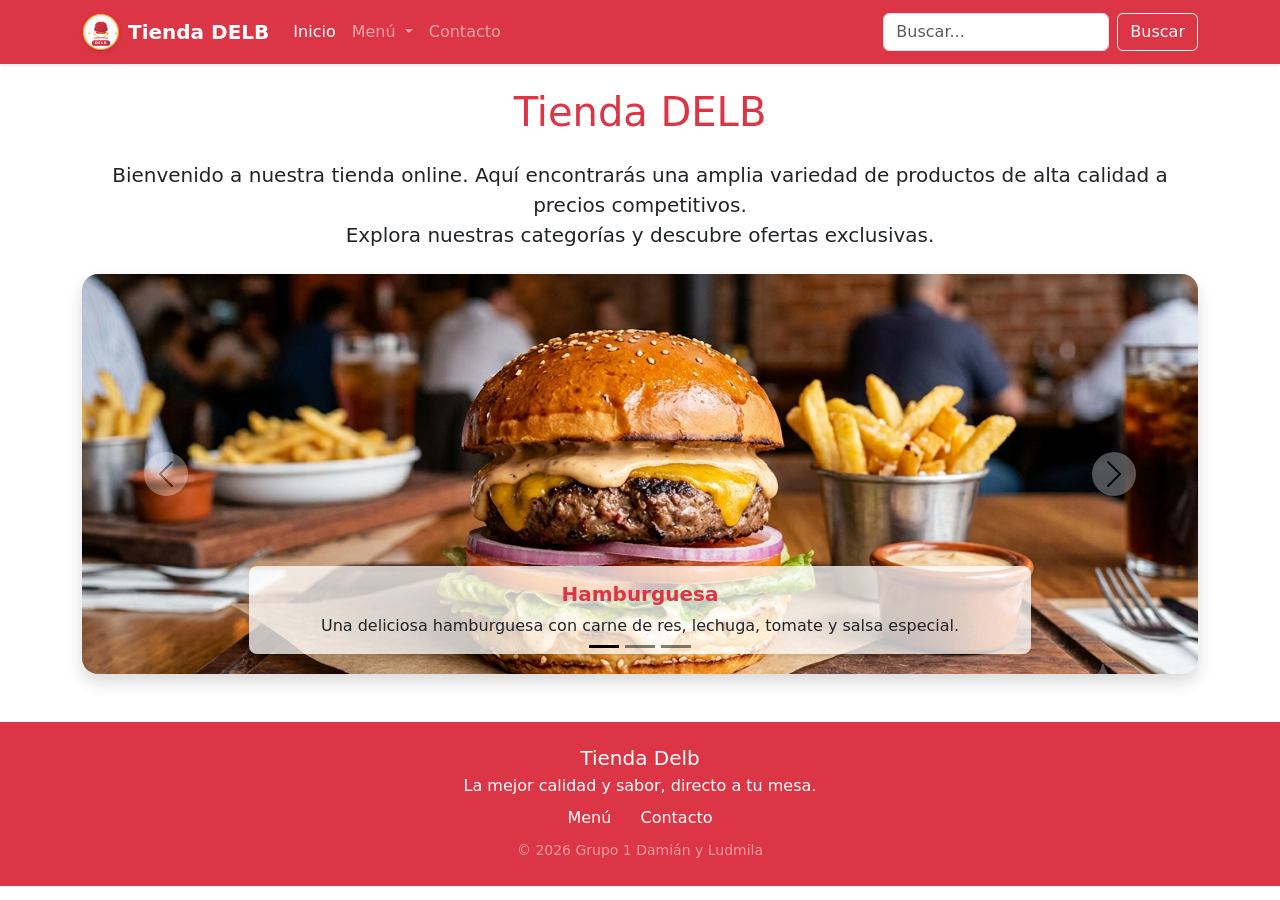
<file: index.html>
<!DOCTYPE html>
<html lang="en">

<head>
    <meta charset="UTF-8">
    <meta name="viewport" content="width=device-width, initial-scale=1.0">
    <title>Tienda DELB</title>
    <link href="https://cdn.jsdelivr.net/npm/bootstrap@5.3.8/dist/css/bootstrap.min.css" rel="stylesheet"
        integrity="sha384-sRIl4kxILFvY47J16cr9ZwB07vP4J8+LH7qKQnuqkuIAvNWLzeN8tE5YBujZqJLB" crossorigin="anonymous">
    <link rel="stylesheet" href="styles.css">
</head>

<body>
    <!-- Barra de navegación -->
    <nav class="navbar navbar-expand-lg navbar-dark bg-danger shadow-sm">
        <div class="container">
            <a class="navbar-brand d-flex align-items-center gap-2" href="#">
                <!-- Logotipo de la empresa -->
                <img src="images/logo.svg" alt="Logo Tienda DELB" width="38" height="38"
                    class="rounded-circle shadow-sm">
                <span class="fw-bold">Tienda DELB</span>
            </a>
            <button class="navbar-toggler" type="button" data-bs-toggle="collapse"
                data-bs-target="#navbarSupportedContent" aria-controls="navbarSupportedContent" aria-expanded="false"
                aria-label="Toggle navigation">
                <span class="navbar-toggler-icon"></span>
            </button>
            <div class="collapse navbar-collapse" id="navbarSupportedContent">
                <ul class="navbar-nav me-auto mb-2 mb-lg-0">
                    <li class="nav-item">
                        <a class="nav-link active" aria-current="page" href="#">Inicio</a>
                    </li>
                    <li class="nav-item dropdown">
                        <a class="nav-link dropdown-toggle" href="categorias.html" role="button"
                            data-bs-toggle="dropdown" aria-expanded="false">
                            Menú
                        </a>
                        <ul class="dropdown-menu">
                            <li><a class="dropdown-item " href="categorias.html#pizzas">Pizzas</a></li>
                            <li><a class="dropdown-item" href="categorias.html#hamburguesas">Hamburguesas</a></li>
                            <li><a class="dropdown-item" href="categorias.html#pastas">Pastas</a></li>
                            <li>
                                <hr class="dropdown-divider">
                            </li>
                            <li><a class="dropdown-item fw-bold dropdown-item-highlight" href="categorias.html">Ver
                                    todas las
                                    categorías</a></li>
                        </ul>
                    </li>
                    <li class="nav-item">
                        <a class="nav-link" href="contacto.html">Contacto</a>
                    </li>
                </ul>
                <form class="d-flex" role="search">
                    <input class="form-control me-2" type="search" placeholder="Buscar..." aria-label="Buscar">
                    <button class="btn btn-outline-light" type="submit">Buscar</button>
                </form>
            </div>
        </div>
    </nav>

    <div class="container mt-4">
        <h1 class="card-title mb-4 text-center text-danger">Tienda DELB</h1>
        <p class="lead text-center">Bienvenido a nuestra tienda online.
            Aquí encontrarás una amplia variedad
            de productos de alta calidad a precios competitivos.
            <br> Explora nuestras categorías y descubre ofertas exclusivas.
        </p>

        <!-- Carrusel de Productos -->
        <div id="carouselExampleDark" class="carousel carousel-dark slide my-4 shadow rounded-4 overflow-hidden"
            data-bs-ride="carousel">
            <div class="carousel-indicators">
                <button type="button" data-bs-target="#carouselExampleDark" data-bs-slide-to="0" class="active"
                    aria-current="true" aria-label="Slide 1"></button>
                <button type="button" data-bs-target="#carouselExampleDark" data-bs-slide-to="1"
                    aria-label="Slide 2"></button>
                <button type="button" data-bs-target="#carouselExampleDark" data-bs-slide-to="2"
                    aria-label="Slide 3"></button>
            </div>
            <div class="carousel-inner">
                <div class="carousel-item active" data-bs-interval="5000">
                    <img src="images/hamburguesa.png" class="d-block w-100" alt="Hamburguesa">
                    <div class="carousel-caption d-none d-md-block bg-white bg-opacity-75 rounded-3 p-3 shadow-sm">
                        <h5 class="fw-bold text-danger">Hamburguesa</h5>
                        <p class="mb-0 text-dark">Una deliciosa hamburguesa con carne de res, lechuga, tomate y salsa
                            especial.</p>
                    </div>
                </div>
                <div class="carousel-item" data-bs-interval="5000">
                    <img src="images/pizza.jpg" class="d-block w-100" alt="Pizza">
                    <div class="carousel-caption d-none d-md-block bg-white bg-opacity-75 rounded-3 p-3 shadow-sm">
                        <h5 class="fw-bold text-danger">Pizza</h5>
                        <p class="mb-0 text-dark">Una deliciosa pizza con ingredientes frescos y salsa especial.</p>
                    </div>
                </div>
                <div class="carousel-item" data-bs-interval="5000">
                    <img src="images/pasta.jpg" class="d-block w-100" alt="Pasta">
                    <div class="carousel-caption d-none d-md-block bg-white bg-opacity-75 rounded-3 p-3 shadow-sm">
                        <h5 class="fw-bold text-danger">Pasta</h5>
                        <p class="mb-0 text-dark">Una deliciosa pasta con ingredientes frescos y salsa especial.</p>
                    </div>
                </div>
            </div>
            <!-- Botón Anterior -->
            <button class="carousel-control-prev" type="button" data-bs-target="#carouselExampleDark"
                data-bs-slide="prev">
                <span
                    class="d-flex align-items-center justify-content-center bg-white rounded-circle shadow"
                    style="width: 44px; height: 44px;">
                    <span class="carousel-control-prev-icon" aria-hidden="true"></span>
                </span>
                <span class="visually-hidden">Previous</span>
            </button>

            <!-- Botón Siguiente -->
            <button class="carousel-control-next" type="button" data-bs-target="#carouselExampleDark"
                data-bs-slide="next">
                <span
                    class="d-flex align-items-center justify-content-center bg-white rounded-circle shadow"
                    style="width: 44px; height: 44px;">
                    <span class="carousel-control-next-icon" aria-hidden="true"></span>
                </span>
                <span class="visually-hidden">Next</span>
            </button>
        </div>



    </div>

    <script src="https://cdn.jsdelivr.net/npm/bootstrap@5.3.8/dist/js/bootstrap.bundle.min.js"
        integrity="sha384-FKyoEForCGlyvwx9Hj09JcYn3nv7wiPVlz7YYwJrWVcXK/BmnVDxM+D2scQbITxI" crossorigin="anonymous">
        </script>

    <!-- Footer -->
    <footer id="contacto" class="bg-danger text-white text-center py-4 mt-5">
        <div class="container">
            <h5 class="text-white mb-1">Tienda Delb</h5>
            <p class="mb-2">La mejor calidad y sabor, directo a tu mesa.</p>
            <ul class="list-inline mb-2">
                <li class="list-inline-item"><a href="categorias.html"
                        class="text-white text-decoration-none px-2">Menú</a></li>
                <li class="list-inline-item"><a href="contacto.html"
                        class="text-white text-decoration-none px-2">Contacto</a></li>
            </ul>
            <small class="text-white-50">
                &copy; 2026 Grupo 1 Damián y Ludmila
            </small>
        </div>
    </footer>
</body>

</html>
</file>
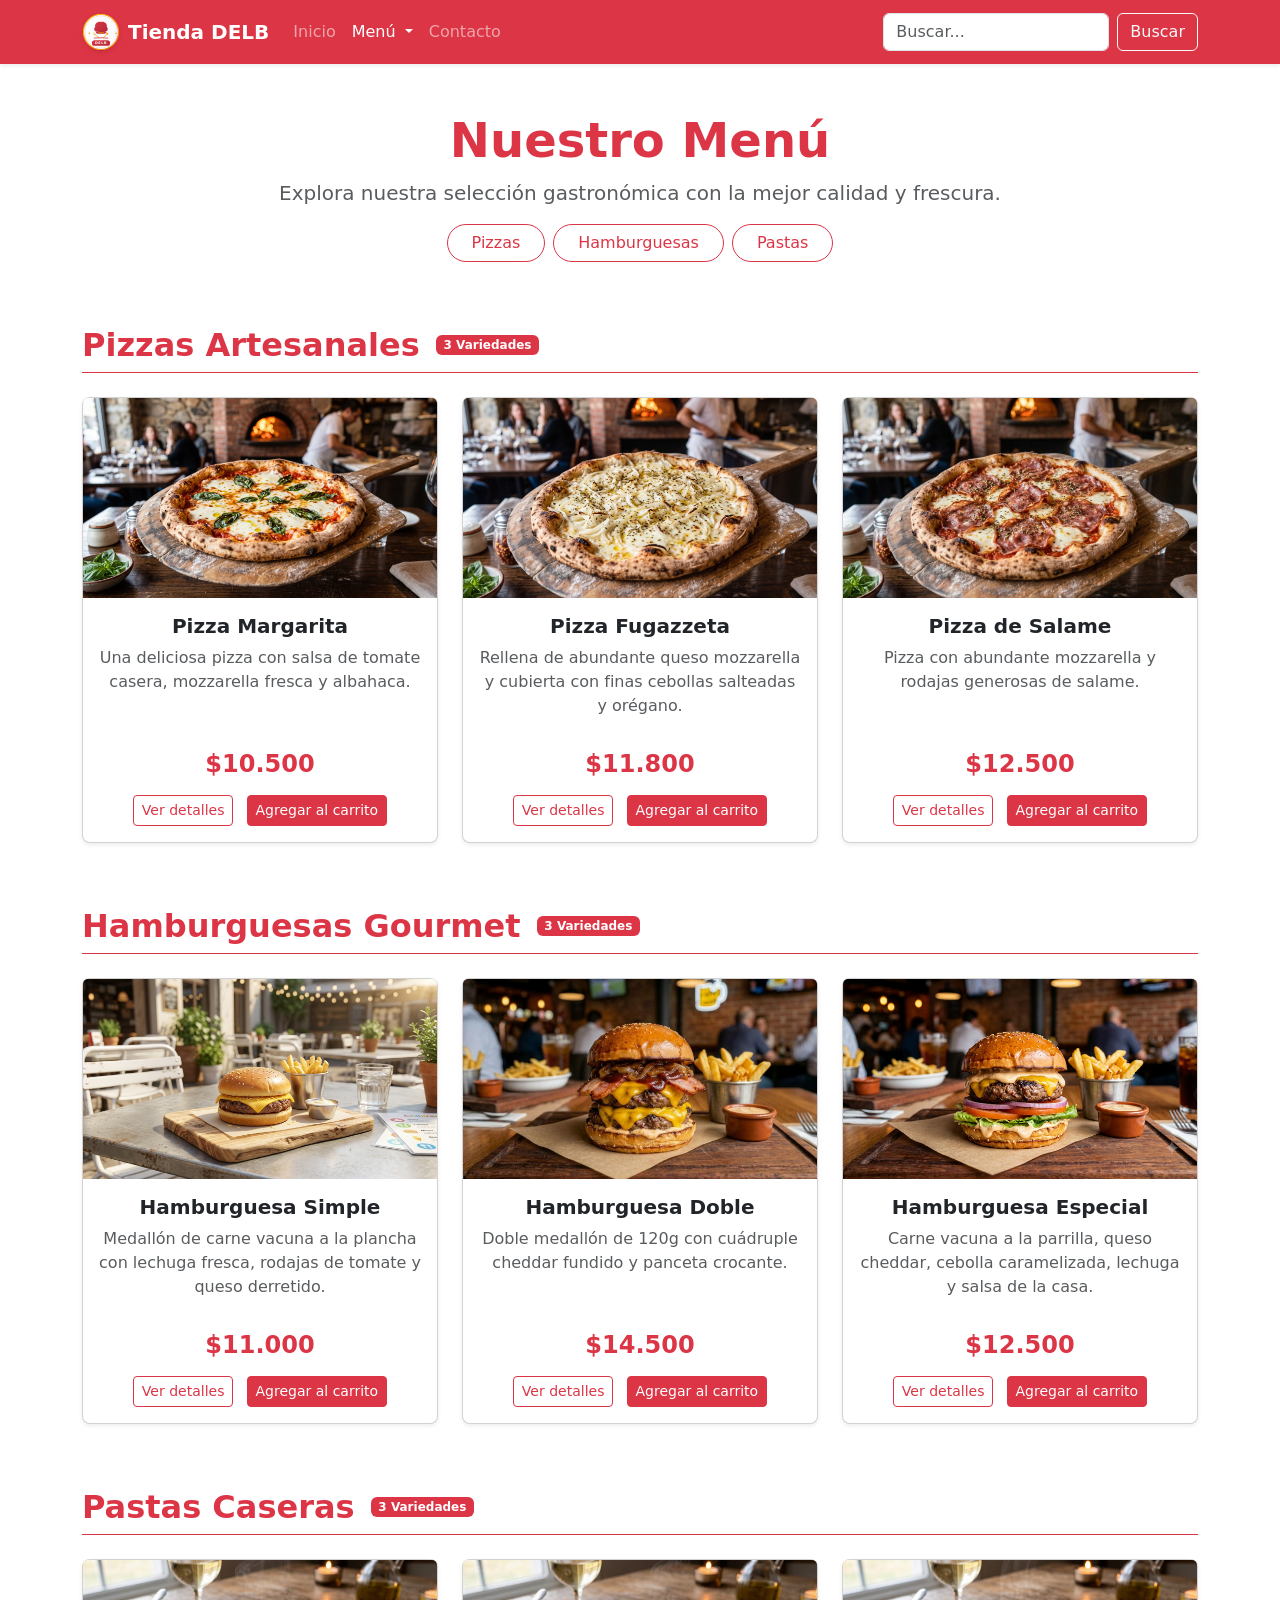
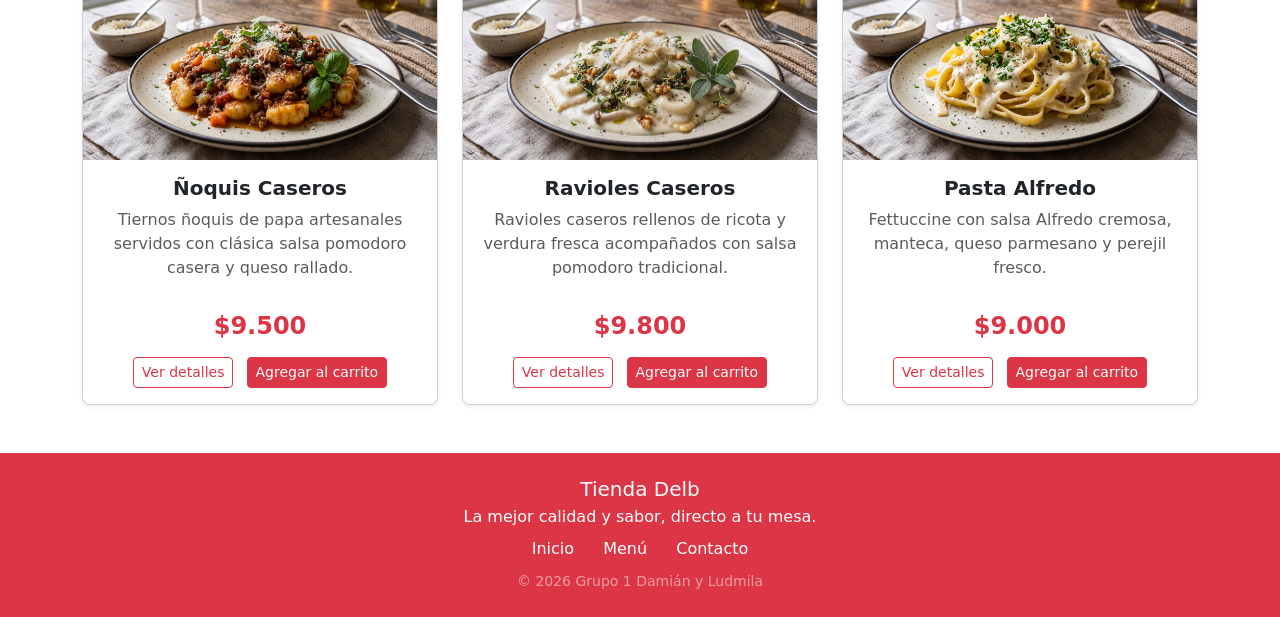
<file: categorias.html>
<!DOCTYPE html>
<html lang="es">

<head>
    <meta charset="UTF-8">
    <meta name="viewport" content="width=device-width, initial-scale=1.0">
    <title>Categorías - Tienda DELB</title>
    <link rel="icon" href="images/logo.svg" type="image/svg+xml">
    <link rel="stylesheet" href="styles.css">
    <link href="https://cdn.jsdelivr.net/npm/bootstrap@5.3.8/dist/css/bootstrap.min.css" rel="stylesheet"
        integrity="sha384-sRIl4kxILFvY47J16cr9ZwB07vP4J8+LH7qKQnuqkuIAvNWLzeN8tE5YBujZqJLB" crossorigin="anonymous">
</head>

<body>
    <!-- Barra de navegación -->
    <nav class="navbar navbar-expand-lg navbar-dark bg-danger shadow-sm sticky-top">
        <div class="container">
            <a class="navbar-brand d-flex align-items-center gap-2" href="index.html">
                <!-- Logotipo de la empresa -->
                <img src="images/logo.svg" alt="Logo Tienda DELB" width="38" height="38"
                    class="rounded-circle shadow-sm">
                <span class="fw-bold">Tienda DELB</span>
            </a>
            <button class="navbar-toggler" type="button" data-bs-toggle="collapse"
                data-bs-target="#navbarSupportedContent" aria-controls="navbarSupportedContent" aria-expanded="false"
                aria-label="Toggle navigation">
                <span class="navbar-toggler-icon"></span>
            </button>
            <div class="collapse navbar-collapse" id="navbarSupportedContent">
                <ul class="navbar-nav me-auto mb-2 mb-lg-0">
                    <li class="nav-item">
                        <a class="nav-link" href="index.html">Inicio</a>
                    </li>
                    <li class="nav-item dropdown">
                        <a class="nav-link dropdown-toggle active" href="#" role="button" data-bs-toggle="dropdown"
                            aria-expanded="false">
                            Menú
                        </a>
                        <ul class="dropdown-menu">
                            <li><a class="dropdown-item" href="#pizzas">Pizzas</a></li>
                            <li><a class="dropdown-item" href="#hamburguesas">Hamburguesas</a></li>
                            <li><a class="dropdown-item" href="#pastas">Pastas</a></li>
                        </ul>
                    </li>
                    <li class="nav-item">
                        <a class="nav-link" href="contacto.html">Contacto</a>
                    </li>
                </ul>
                <form class="d-flex" role="search">
                    <input class="form-control me-2" type="search" placeholder="Buscar..." aria-label="Buscar">
                    <button class="btn btn-outline-light" type="submit">Buscar</button>
                </form>
            </div>
        </div>
    </nav>

    <!-- Contenedor principal de categorías -->
    <main class="container my-5">
        <header class="text-center mb-5">
            <h1 class="display-5 fw-bold text-danger">Nuestro Menú</h1>
            <p class="lead text-muted">Explora nuestra selección gastronómica con la mejor calidad y frescura.</p>
            <div class="d-flex justify-content-center gap-2 flex-wrap mt-3">
                <a href="#pizzas" class="btn btn-outline-danger rounded-pill px-4">Pizzas</a>
                <a href="#hamburguesas" class="btn btn-outline-danger rounded-pill px-4">Hamburguesas</a>
                <a href="#pastas" class="btn btn-outline-danger rounded-pill px-4">Pastas</a>
            </div>
        </header>

        <!-- ============================================== -->
        <!-- CATEGORÍA 1: PIZZAS                           -->
        <!-- ============================================== -->
        <section id="pizzas" class="mb-5 pt-3">
            <div class="d-flex align-items-center mb-4 border-bottom border-danger pb-2">
                <h2 class="text-danger fw-bold mb-0">Pizzas Artesanales</h2>
                <span class="badge bg-danger ms-3">3 Variedades</span>
            </div>
            <div class="row g-4">
                <!-- Pizza 1 -->
                <div class="col-12 col-md-6 col-lg-4">
                    <div class="card h-100 shadow-sm rounded-3">
                        <img src="images/pizza.jpg" class="card-img-top" alt="Pizza Margarita">
                        <div class="card-body d-flex flex-column text-center">
                            <h5 class="card-title fw-bold">Pizza Margarita</h5>
                            <p class="card-text text-muted flex-grow-1">Una deliciosa pizza con salsa de tomate casera,
                                mozzarella fresca y albahaca.</p>
                            <h4 class="text-danger fw-bold my-3">$10.500</h4>
                            <div class="mt-auto">
                                <button class="btn btn-outline-danger btn-sm me-2" data-bs-toggle="modal"
                                    data-bs-target="#pizzaModal">Ver detalles</button>
                                <button class="btn btn-danger btn-sm">Agregar al carrito</button>
                            </div>
                        </div>
                    </div>
                </div>
                <!-- Pizza 2 -->
                <div class="col-12 col-md-6 col-lg-4">
                    <div class="card h-100 shadow-sm rounded-3">
                        <img src="images/pizza-fugazzeta.jpeg" class="card-img-top" alt="Pizza Fugazzeta">
                        <div class="card-body d-flex flex-column text-center">
                            <h5 class="card-title fw-bold">Pizza Fugazzeta</h5>
                            <p class="card-text text-muted flex-grow-1">Rellena de abundante queso mozzarella y cubierta
                                con finas cebollas salteadas y orégano.</p>
                            <h4 class="text-danger fw-bold my-3">$11.800</h4>
                            <div class="mt-auto">
                                <button class="btn btn-outline-danger btn-sm me-2" data-bs-toggle="modal"
                                    data-bs-target="#pizzaFugazzetaModal">Ver detalles</button>
                                <button class="btn btn-danger btn-sm">Agregar al carrito</button>
                            </div>
                        </div>
                    </div>
                </div>
                <!-- Pizza 3 -->
                <div class="col-12 col-md-6 col-lg-4">
                    <div class="card h-100 shadow-sm rounded-3">
                        <img src="images/pizza-salame.jpeg" class="card-img-top" alt="Pizza de Salame">
                        <div class="card-body d-flex flex-column text-center">
                            <h5 class="card-title fw-bold">Pizza de Salame</h5>
                            <p class="card-text text-muted flex-grow-1">Pizza con abundante mozzarella y rodajas
                                generosas de salame.</p>
                            <h4 class="text-danger fw-bold my-3">$12.500</h4>
                            <div class="mt-auto">
                                <button class="btn btn-outline-danger btn-sm me-2" data-bs-toggle="modal"
                                    data-bs-target="#pizzaSalameModal">Ver detalles</button>
                                <button class="btn btn-danger btn-sm">Agregar al carrito</button>
                            </div>
                        </div>
                    </div>
                </div>
            </div>
        </section>

        <!-- ============================================== -->
        <!-- CATEGORÍA 2: HAMBURGUESAS                     -->
        <!-- ============================================== -->
        <section id="hamburguesas" class="mb-5 pt-3">
            <div class="d-flex align-items-center mb-4 border-bottom border-danger pb-2">
                <h2 class="text-danger fw-bold mb-0">Hamburguesas Gourmet</h2>
                <span class="badge bg-danger ms-3">3 Variedades</span>
            </div>
            <div class="row g-4">
                <!-- Hamburguesa 1 -->
                <div class="col-12 col-md-6 col-lg-4">
                    <div class="card h-100 shadow-sm rounded-3">
                        <img src="images/hamburguesa-simple.jpeg" class="card-img-top" alt="Hamburguesa Simple">
                        <div class="card-body d-flex flex-column text-center">
                            <h5 class="card-title fw-bold">Hamburguesa Simple</h5>
                            <p class="card-text text-muted flex-grow-1">Medallón de carne vacuna a la plancha con
                                lechuga fresca, rodajas de tomate y queso derretido.</p>
                            <h4 class="text-danger fw-bold my-3">$11.000</h4>
                            <div class="mt-auto">
                                <button class="btn btn-outline-danger btn-sm me-2" data-bs-toggle="modal"
                                    data-bs-target="#hamburguesaSimpleModal">Ver detalles</button>
                                <button class="btn btn-danger btn-sm">Agregar al carrito</button>
                            </div>
                        </div>
                    </div>
                </div>
                <!-- Hamburguesa 2 -->
                <div class="col-12 col-md-6 col-lg-4">
                    <div class="card h-100 shadow-sm rounded-3">
                        <img src="images/hamburguesa-doble.jpeg" class="card-img-top" alt="Hamburguesa Doble Cheddar">
                        <div class="card-body d-flex flex-column text-center">
                            <h5 class="card-title fw-bold">Hamburguesa Doble</h5>
                            <p class="card-text text-muted flex-grow-1">Doble medallón de 120g con cuádruple cheddar
                                fundido y panceta crocante.</p>
                            <h4 class="text-danger fw-bold my-3">$14.500</h4>
                            <div class="mt-auto">
                                <button class="btn btn-outline-danger btn-sm me-2" data-bs-toggle="modal"
                                    data-bs-target="#hamburguesaDobleModal">Ver detalles</button>
                                <button class="btn btn-danger btn-sm">Agregar al carrito</button>
                            </div>
                        </div>
                    </div>
                </div>
                <!-- Hamburguesa 3 -->
                <div class="col-12 col-md-6 col-lg-4">
                    <div class="card h-100 shadow-sm rounded-3">
                        <img src="images/hamburguesa.png" class="card-img-top" alt="Hamburguesa Clásica Especial">
                        <div class="card-body d-flex flex-column text-center">
                            <h5 class="card-title fw-bold">Hamburguesa Especial</h5>
                            <p class="card-text text-muted flex-grow-1">Carne vacuna a la parrilla, queso cheddar,
                                cebolla caramelizada, lechuga y salsa de la casa.</p>
                            <h4 class="text-danger fw-bold my-3">$12.500</h4>
                            <div class="mt-auto">
                                <button class="btn btn-outline-danger btn-sm me-2" data-bs-toggle="modal"
                                    data-bs-target="#hamburguesaModal">Ver detalles</button>
                                <button class="btn btn-danger btn-sm">Agregar al carrito</button>
                            </div>
                        </div>
                    </div>
                </div>
            </div>
        </section>

        <!-- ============================================== -->
        <!-- CATEGORÍA 3: PASTAS                           -->
        <!-- ============================================== -->
        <section id="pastas" class="mb-5 pt-3">
            <div class="d-flex align-items-center mb-4 border-bottom border-danger pb-2">
                <h2 class="text-danger fw-bold mb-0">Pastas Caseras</h2>
                <span class="badge bg-danger ms-3">3 Variedades</span>
            </div>
            <div class="row g-4">
                <!-- Pasta 1 -->
                <div class="col-12 col-md-6 col-lg-4">
                    <div class="card h-100 shadow-sm rounded-3">
                        <img src="images/pasta-ñoquis.jpeg" class="card-img-top" alt="Ñoquis Caseros">
                        <div class="card-body d-flex flex-column text-center">
                            <h5 class="card-title fw-bold">Ñoquis Caseros</h5>
                            <p class="card-text text-muted flex-grow-1">Tiernos ñoquis de papa artesanales servidos con
                                clásica salsa pomodoro casera y queso rallado.</p>
                            <h4 class="text-danger fw-bold my-3">$9.500</h4>
                            <div class="mt-auto">
                                <button class="btn btn-outline-danger btn-sm me-2" data-bs-toggle="modal"
                                    data-bs-target="#pastaNoquisModal">Ver detalles</button>
                                <button class="btn btn-danger btn-sm">Agregar al carrito</button>
                            </div>
                        </div>
                    </div>
                </div>
                <!-- Pasta 2 -->
                <div class="col-12 col-md-6 col-lg-4">
                    <div class="card h-100 shadow-sm rounded-3">
                        <img src="images/pasta-ravioles.jpeg" class="card-img-top" alt="Ravioles Caseros">
                        <div class="card-body d-flex flex-column text-center">
                            <h5 class="card-title fw-bold">Ravioles Caseros</h5>
                            <p class="card-text text-muted flex-grow-1">Ravioles caseros rellenos de ricota y verdura
                                fresca acompañados con salsa pomodoro tradicional.</p>
                            <h4 class="text-danger fw-bold my-3">$9.800</h4>
                            <div class="mt-auto">
                                <button class="btn btn-outline-danger btn-sm me-2" data-bs-toggle="modal"
                                    data-bs-target="#pastaRaviolesModal">Ver detalles</button>
                                <button class="btn btn-danger btn-sm">Agregar al carrito</button>
                            </div>
                        </div>
                    </div>
                </div>
                <!-- Pasta 3 -->
                <div class="col-12 col-md-6 col-lg-4">
                    <div class="card h-100 shadow-sm rounded-3">
                        <img src="images/pasta.jpg" class="card-img-top" alt="Pasta Alfredo">
                        <div class="card-body d-flex flex-column text-center">
                            <h5 class="card-title fw-bold">Pasta Alfredo</h5>
                            <p class="card-text text-muted flex-grow-1">Fettuccine con salsa Alfredo cremosa, manteca,
                                queso parmesano y perejil fresco.</p>
                            <h4 class="text-danger fw-bold my-3">$9.000</h4>
                            <div class="mt-auto">
                                <button class="btn btn-outline-danger btn-sm me-2" data-bs-toggle="modal"
                                    data-bs-target="#pastaModal">Ver detalles</button>
                                <button class="btn btn-danger btn-sm">Agregar al carrito</button>
                            </div>
                        </div>
                    </div>
                </div>
            </div>
        </section>
    </main>

    <!-- ============================================== -->
    <!-- MODALES DE PRODUCTOS                           -->
    <!-- ============================================== -->

    <!-- Modales Pizzas -->
    <div class="modal fade" id="pizzaModal" tabindex="-1" aria-labelledby="pizzaModalLabel" aria-hidden="true">
        <div class="modal-dialog">
            <div class="modal-content">
                <div class="modal-header">
                    <h5 class="modal-title" id="pizzaModalLabel">Pizza Margarita</h5>
                    <button type="button" class="btn-close" data-bs-dismiss="modal" aria-label="Cerrar"></button>
                </div>
                <div class="modal-body">
                    <img src="images/pizza.jpg" class="img-fluid rounded mb-3 w-100" alt="Pizza Margarita">
                    <p>Nuestra pizza Margarita está hecha con una base de masa artesanal, salsa de tomate casera,
                        mozzarella fresca y albahaca, horneada a la perfección para un sabor auténtico.</p>
                    <p><strong>Precio:</strong> $10.500</p>
                </div>
                <div class="modal-footer">
                    <button type="button" class="btn btn-secondary" data-bs-dismiss="modal">Cerrar</button>
                    <button type="button" class="btn btn-danger">Agregar al carrito</button>
                </div>
            </div>
        </div>
    </div>

    <div class="modal fade" id="pizzaFugazzetaModal" tabindex="-1" aria-labelledby="pizzaFugazzetaModalLabel"
        aria-hidden="true">
        <div class="modal-dialog">
            <div class="modal-content">
                <div class="modal-header">
                    <h5 class="modal-title" id="pizzaFugazzetaModalLabel">Pizza Fugazzeta</h5>
                    <button type="button" class="btn-close" data-bs-dismiss="modal" aria-label="Cerrar"></button>
                </div>
                <div class="modal-body">
                    <img src="images/pizza-fugazzeta.jpeg" class="img-fluid rounded mb-3 w-100" alt="Pizza Fugazzeta">
                    <p>Clásica receta argentina rellena con abundante queso mozzarella de primera calidad, coronada con
                        cebollas dulces doradas al horno, orégano y un toque de aceite de oliva.</p>
                    <p><strong>Precio:</strong> $11.800</p>
                </div>
                <div class="modal-footer">
                    <button type="button" class="btn btn-secondary" data-bs-dismiss="modal">Cerrar</button>
                    <button type="button" class="btn btn-danger">Agregar al carrito</button>
                </div>
            </div>
        </div>
    </div>

    <div class="modal fade" id="pizzaSalameModal" tabindex="-1" aria-labelledby="pizzaSalameModalLabel"
        aria-hidden="true">
        <div class="modal-dialog">
            <div class="modal-content">
                <div class="modal-header">
                    <h5 class="modal-title" id="pizzaSalameModalLabel">Pizza de Salame</h5>
                    <button type="button" class="btn-close" data-bs-dismiss="modal" aria-label="Cerrar"></button>
                </div>
                <div class="modal-body">
                    <img src="images/pizza-salame.jpeg" class="img-fluid rounded mb-3 w-100" alt="Pizza de Salame">
                    <p>Pizza a la piedra con auténtica salsa pomodoro, cubierta con generosa mozzarella gratinada y
                        finas rodajas de salame seleccionadas que le dan un toque crujiente e intenso.</p>
                    <p><strong>Precio:</strong> $12.500</p>
                </div>
                <div class="modal-footer">
                    <button type="button" class="btn btn-secondary" data-bs-dismiss="modal">Cerrar</button>
                    <button type="button" class="btn btn-danger">Agregar al carrito</button>
                </div>
            </div>
        </div>
    </div>

    <!-- Modales Hamburguesas -->
    <div class="modal fade" id="hamburguesaSimpleModal" tabindex="-1" aria-labelledby="hamburguesaSimpleModalLabel"
        aria-hidden="true">
        <div class="modal-dialog">
            <div class="modal-content">
                <div class="modal-header">
                    <h5 class="modal-title" id="hamburguesaSimpleModalLabel">Hamburguesa Simple</h5>
                    <button type="button" class="btn-close" data-bs-dismiss="modal" aria-label="Cerrar"></button>
                </div>
                <div class="modal-body">
                    <img src="images/hamburguesa-simple.jpeg" class="img-fluid rounded mb-3 w-100"
                        alt="Hamburguesa Simple">
                    <p>Medallón de carne vacuna seleccionada a la plancha, queso fundido, lechuga fresca y rodajas de
                        tomate en pan brioche artesanal ligeramente tostado.</p>
                    <p><strong>Precio:</strong> $11.000</p>
                </div>
                <div class="modal-footer">
                    <button type="button" class="btn btn-secondary" data-bs-dismiss="modal">Cerrar</button>
                    <button type="button" class="btn btn-danger">Agregar al carrito</button>
                </div>
            </div>
        </div>
    </div>

    <div class="modal fade" id="hamburguesaDobleModal" tabindex="-1" aria-labelledby="hamburguesaDobleModalLabel"
        aria-hidden="true">
        <div class="modal-dialog">
            <div class="modal-content">
                <div class="modal-header">
                    <h5 class="modal-title" id="hamburguesaDobleModalLabel">Hamburguesa Doble Cheddar</h5>
                    <button type="button" class="btn-close" data-bs-dismiss="modal" aria-label="Cerrar"></button>
                </div>
                <div class="modal-body">
                    <img src="images/hamburguesa-doble.jpeg" class="img-fluid rounded mb-3 w-100"
                        alt="Hamburguesa Doble Cheddar">
                    <p>Doble medallón de carne smash de 120g cada uno, 4 fetas de queso cheddar derretido, panceta
                        crujiente y pan de papa con manteca.</p>
                    <p><strong>Precio:</strong> $14.500</p>
                </div>
                <div class="modal-footer">
                    <button type="button" class="btn btn-secondary" data-bs-dismiss="modal">Cerrar</button>
                    <button type="button" class="btn btn-danger">Agregar al carrito</button>
                </div>
            </div>
        </div>
    </div>

    <div class="modal fade" id="hamburguesaModal" tabindex="-1" aria-labelledby="hamburguesaModalLabel"
        aria-hidden="true">
        <div class="modal-dialog">
            <div class="modal-content">
                <div class="modal-header">
                    <h5 class="modal-title" id="hamburguesaModalLabel">Hamburguesa Especial</h5>
                    <button type="button" class="btn-close" data-bs-dismiss="modal" aria-label="Cerrar"></button>
                </div>
                <div class="modal-body">
                    <img src="images/hamburguesa.png" class="img-fluid rounded mb-3 w-100" alt="Hamburguesa Especial">
                    <p>Nuestra hamburguesa especial de la casa lleva medallón de carne vacuna a la parrilla, queso
                        cheddar derretido, cebolla caramelizada, lechuga fresca y salsa especial.</p>
                    <p><strong>Precio:</strong> $12.500</p>
                </div>
                <div class="modal-footer">
                    <button type="button" class="btn btn-secondary" data-bs-dismiss="modal">Cerrar</button>
                    <button type="button" class="btn btn-danger">Agregar al carrito</button>
                </div>
            </div>
        </div>
    </div>

    <!-- Modales Pastas -->
    <div class="modal fade" id="pastaNoquisModal" tabindex="-1" aria-labelledby="pastaNoquisModalLabel"
        aria-hidden="true">
        <div class="modal-dialog">
            <div class="modal-content">
                <div class="modal-header">
                    <h5 class="modal-title" id="pastaNoquisModalLabel">Ñoquis Caseros</h5>
                    <button type="button" class="btn-close" data-bs-dismiss="modal" aria-label="Cerrar"></button>
                </div>
                <div class="modal-body">
                    <img src="images/pasta-ñoquis.jpeg" class="img-fluid rounded mb-3 w-100" alt="Ñoquis Caseros">
                    <p>Auténticos ñoquis de papa elaborados a mano según la tradición familiar, servidos con salsa
                        pomodoro casera, un toque de oliva y abundante queso rallado.</p>
                    <p><strong>Precio:</strong> $9.500</p>
                </div>
                <div class="modal-footer">
                    <button type="button" class="btn btn-secondary" data-bs-dismiss="modal">Cerrar</button>
                    <button type="button" class="btn btn-danger">Agregar al carrito</button>
                </div>
            </div>
        </div>
    </div>

    <div class="modal fade" id="pastaRaviolesModal" tabindex="-1" aria-labelledby="pastaRaviolesModalLabel"
        aria-hidden="true">
        <div class="modal-dialog">
            <div class="modal-content">
                <div class="modal-header">
                    <h5 class="modal-title" id="pastaRaviolesModalLabel">Ravioles Caseros</h5>
                    <button type="button" class="btn-close" data-bs-dismiss="modal" aria-label="Cerrar"></button>
                </div>
                <div class="modal-body">
                    <img src="images/pasta-ravioles.jpeg" class="img-fluid rounded mb-3 w-100" alt="Ravioles Caseros">
                    <p>Ravioles elaborados a mano rellenos de ricota fresca de campo y espinaca seleccionada, servidos
                        con salsa pomodoro natural y hojas de albahaca.</p>
                    <p><strong>Precio:</strong> $9.800</p>
                </div>
                <div class="modal-footer">
                    <button type="button" class="btn btn-secondary" data-bs-dismiss="modal">Cerrar</button>
                    <button type="button" class="btn btn-danger">Agregar al carrito</button>
                </div>
            </div>
        </div>
    </div>

    <div class="modal fade" id="pastaModal" tabindex="-1" aria-labelledby="pastaModalLabel" aria-hidden="true">
        <div class="modal-dialog">
            <div class="modal-content">
                <div class="modal-header">
                    <h5 class="modal-title" id="pastaModalLabel">Pasta Alfredo</h5>
                    <button type="button" class="btn-close" data-bs-dismiss="modal" aria-label="Cerrar"></button>
                </div>
                <div class="modal-body">
                    <img src="images/pasta.jpg" class="img-fluid rounded mb-3 w-100" alt="Pasta Alfredo">
                    <p>Nuestra pasta Alfredo está hecha con fettuccine al dente, una cremosa salsa Alfredo elaborada con
                        mantequilla, crema y queso parmesano, decorada con perejil fresco.</p>
                    <p><strong>Precio:</strong> $9.000</p>
                </div>
                <div class="modal-footer">
                    <button type="button" class="btn btn-secondary" data-bs-dismiss="modal">Cerrar</button>
                    <button type="button" class="btn btn-danger">Agregar al carrito</button>
                </div>
            </div>
        </div>
    </div>

    <script src="https://cdn.jsdelivr.net/npm/bootstrap@5.3.8/dist/js/bootstrap.bundle.min.js"
        integrity="sha384-FKyoEForCGlyvwx9Hj09JcYn3nv7wiPVlz7YYwJrWVcXK/BmnVDxM+D2scQbITxI" crossorigin="anonymous">
        </script>
    <!-- Footer -->
    <footer id="contacto" class="bg-danger text-white text-center py-4 mt-5">
        <div class="container">
            <h5 class="text-white mb-1">Tienda Delb</h5>
            <p class="mb-2">La mejor calidad y sabor, directo a tu mesa.</p>
            <ul class="list-inline mb-2">
                <li class="list-inline-item"><a href="index.html" class="text-white text-decoration-none px-2">Inicio</a></li>
                <li class="list-inline-item"><a href="categorias.html" class="text-white text-decoration-none px-2">Menú</a></li>
                <li class="list-inline-item"><a href="contacto.html" class="text-white text-decoration-none px-2">Contacto</a></li>
            </ul>
            <small class="text-white-50">
                &copy; 2026 Grupo 1 Damián y Ludmila
            </small>
        </div>
    </footer>

</body>


</html>
</file>
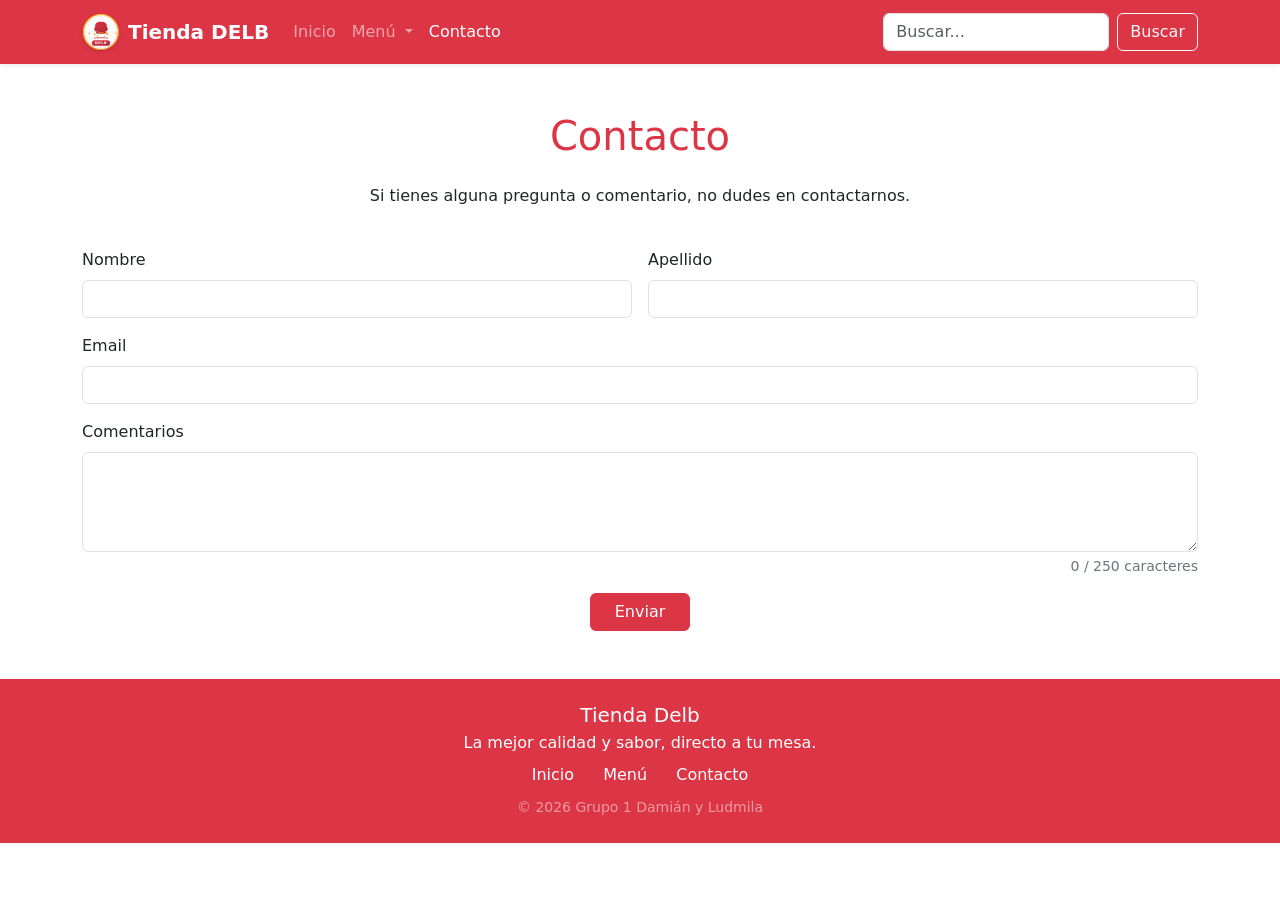
<file: contacto.html>
<!DOCTYPE html>
<html lang="es">

<head>
    <meta charset="UTF-8">
    <meta name="viewport" content="width=device-width, initial-scale=1.0">
    <title>Contacto</title>
    <link rel="icon" href="images/logo.svg" type="image/svg+xml">
    <link href="https://cdn.jsdelivr.net/npm/bootstrap@5.3.8/dist/css/bootstrap.min.css" rel="stylesheet"
        integrity="sha384-sRIl4kxILFvY47J16cr9ZwB07vP4J8+LH7qKQnuqkuIAvNWLzeN8tE5YBujZqJLB" crossorigin="anonymous">
    <link rel="stylesheet" href="styles.css">
</head>

<body>
    <!-- Barra de navegación -->
    <nav class="navbar navbar-expand-lg navbar-dark bg-danger shadow-sm sticky-top">
        <div class="container">
            <a class="navbar-brand d-flex align-items-center gap-2" href="index.html">
                <!-- Logotipo de la empresa -->
                <img src="images/logo.svg" alt="Logo Tienda DELB" width="38" height="38"
                    class="rounded-circle shadow-sm">
                <span class="fw-bold">Tienda DELB</span>
            </a>
            <button class="navbar-toggler" type="button" data-bs-toggle="collapse"
                data-bs-target="#navbarSupportedContent" aria-controls="navbarSupportedContent" aria-expanded="false"
                aria-label="Toggle navigation">
                <span class="navbar-toggler-icon"></span>
            </button>
            <div class="collapse navbar-collapse" id="navbarSupportedContent">
                <ul class="navbar-nav me-auto mb-2 mb-lg-0">
                    <li class="nav-item">
                        <a class="nav-link" href="index.html">Inicio</a>
                    </li>
                    <li class="nav-item dropdown">
                        <a class="nav-link dropdown-toggle" href="#" role="button" data-bs-toggle="dropdown"
                            aria-expanded="false">
                            Menú
                        </a>
                        <ul class="dropdown-menu">
                            <li><a class="dropdown-item" href="categorias.html#pizzas">Pizzas</a></li>
                            <li><a class="dropdown-item" href="categorias.html#hamburguesas">Hamburguesas</a></li>
                            <li><a class="dropdown-item" href="categorias.html#pastas">Pastas</a></li>
                        </ul>
                    </li>
                    <li class="nav-item">
                        <a class="nav-link active" href="contacto.html">Contacto</a>
                    </li>
                </ul>
                <form class="d-flex" role="search">
                    <input class="form-control me-2" type="search" placeholder="Buscar..." aria-label="Buscar">
                    <button class="btn btn-outline-light" type="submit">Buscar</button>
                </form>
            </div>
        </div>
    </nav>

    <!-- Container de Contacto -->
    <div class="container mt-5 mb-5">
        <h1 class="mb-4 text-center text-danger">Contacto</h1>
        <p class="text-center">Si tienes alguna pregunta o comentario, no dudes en contactarnos.</p>

        <form class="row g-3 needs-validation mt-4" novalidate>
            <div class="col-md-6">
                <label for="floatingName" class="form-label">Nombre</label>
                <input type="text" class="form-control" id="floatingName" required
                    pattern="^[a-zA-ZáéíóúÁÉÍÓÚñÑüÜ\s'-]+$">
                <div class="valid-feedback"></div>
                <div class="invalid-feedback" id="feedbackName">Por favor, ingresá tu nombre (sin números).</div>
            </div>
            <div class="col-md-6">
                <label for="floatingLastName" class="form-label">Apellido</label>
                <input type="text" class="form-control" id="floatingLastName" required
                    pattern="^[a-zA-ZáéíóúÁÉÍÓÚñÑüÜ\s'-]+$">
                <div class="valid-feedback"></div>
                <div class="invalid-feedback" id="feedbackLastName">Por favor, ingresá tu apellido (sin números).</div>
            </div>
            <div class="col-12">
                <label for="floatingInput" class="form-label">Email</label>
                <input type="email" class="form-control" id="floatingInput" required>
                <div class="valid-feedback"></div>
                <div class="invalid-feedback" id="feedbackEmail">Por favor, ingresá un email válido con dominio (ej: usuario@correo.com).</div>
            </div>
            <div class="col-12">
                <label for="floatingTextarea2" class="form-label">Comentarios</label>
                <textarea class="form-control" id="floatingTextarea2" style="height: 100px" maxlength="250"
                    required></textarea>
                <div class="valid-feedback"></div>
                <div class="invalid-feedback" id="feedbackComments">Por favor, dejanos tu comentario.</div>
                <div id="charCounter" class="form-text text-secondary text-end">0 / 250 caracteres</div>
            </div>
            <div class="col-12 text-center">
                <button class="btn btn-danger px-4" type="submit">Enviar</button>
            </div>
        </form>
        <div id="mensajeExito" class="alert alert-success mt-3 d-none" role="alert">
            ¡Gracias! Tu comentario fue enviado correctamente.
        </div>

        <script src="https://cdn.jsdelivr.net/npm/bootstrap@5.3.8/dist/js/bootstrap.bundle.min.js"
            integrity="sha384-FKyoEForCGlyvwx9Hj09JcYn3nv7wiPVlz7YYwJrWVcXK/BmnVDxM+D2scQbITxI" crossorigin="anonymous">
            </script>
        <script src="contactoValidacion.js"></script>
    </div>
    <!-- Footer -->
    <footer id="contacto" class="bg-danger text-white text-center py-4 mt-5">
        <div class="container">
            <h5 class="text-white mb-1">Tienda Delb</h5>
            <p class="mb-2">La mejor calidad y sabor, directo a tu mesa.</p>
            <ul class="list-inline mb-2">
                <li class="list-inline-item"><a href="index.html" class="text-white text-decoration-none px-2">Inicio</a></li>
                <li class="list-inline-item"><a href="categorias.html" class="text-white text-decoration-none px-2">Menú</a></li>
                <li class="list-inline-item"><a href="contacto.html" class="text-white text-decoration-none px-2">Contacto</a></li>
            </ul>
            <small class="text-white-50">
                &copy; 2026 Grupo 1 Damián y Ludmila
            </small>
        </div>
    </footer>
</body>

</html>
</file>
<file: styles.css>
.card-img-top {
    height: 200px;
    object-fit: cover;
}

.carousel-item img {
    height: 400px;
    object-fit: cover;
}

.modal-body img {
    max-height: 280px;
    object-fit: cover;
}

.dropdown-item:hover,
.dropdown-item:focus {
    background-color: #dc3545;
    color: #fff;
}

.dropdown-item:active,
.dropdown-item.active {
    background-color: #dc3545;
    color: #fff;
}

.dropdown-item-highlight {
    color: #dc3545;
    /* letra roja en reposo */
}

.dropdown-item-highlight:hover,
.dropdown-item-highlight:focus {
    background-color: #dc3545;
    color: #fff;
    /* letra blanca cuando el fondo se pone rojo */
}

.carousel-control-prev,
.carousel-control-next {
    filter: none;
    opacity: 0.3;
}

.carousel-control-prev:hover,
.carousel-control-next:hover {
    opacity: 1;
}

.carousel-control-prev-icon,
.carousel-control-next-icon {
    filter: invert(0.5) grayscale(100);
}
</file>
